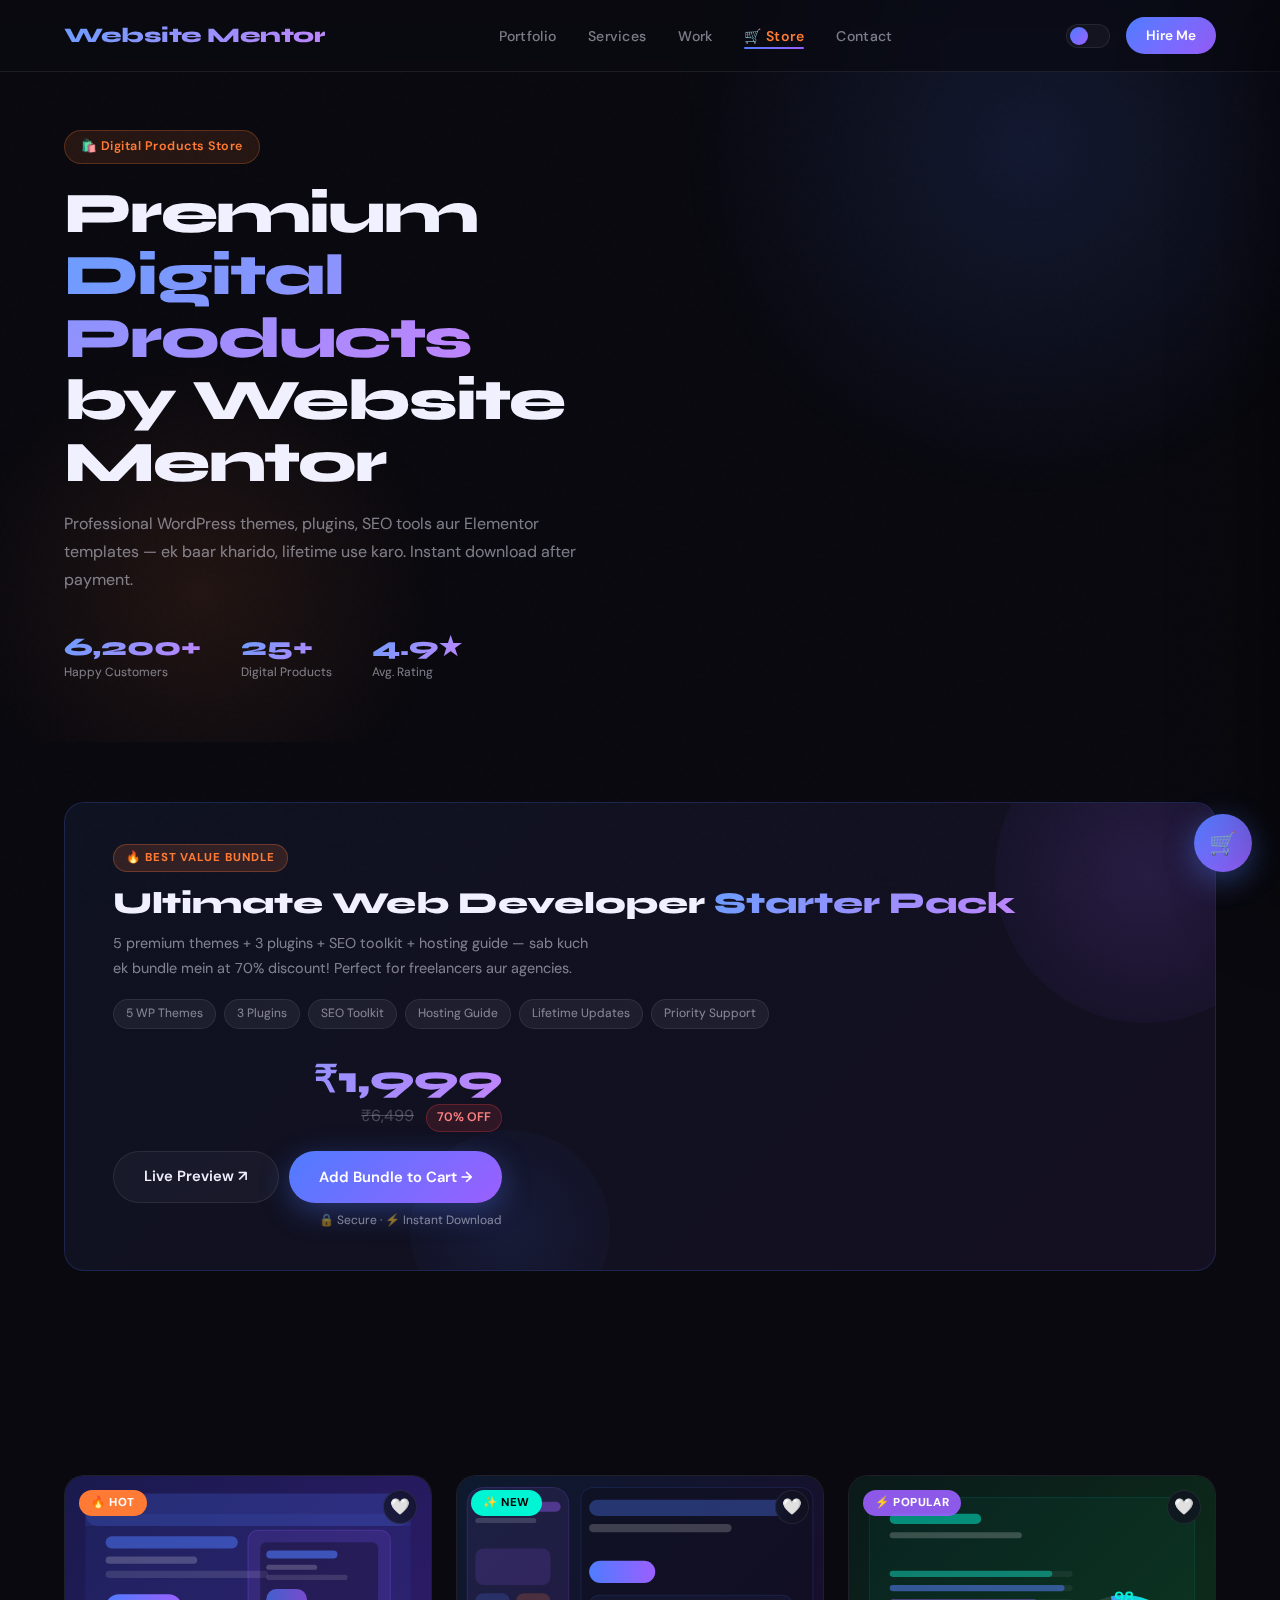
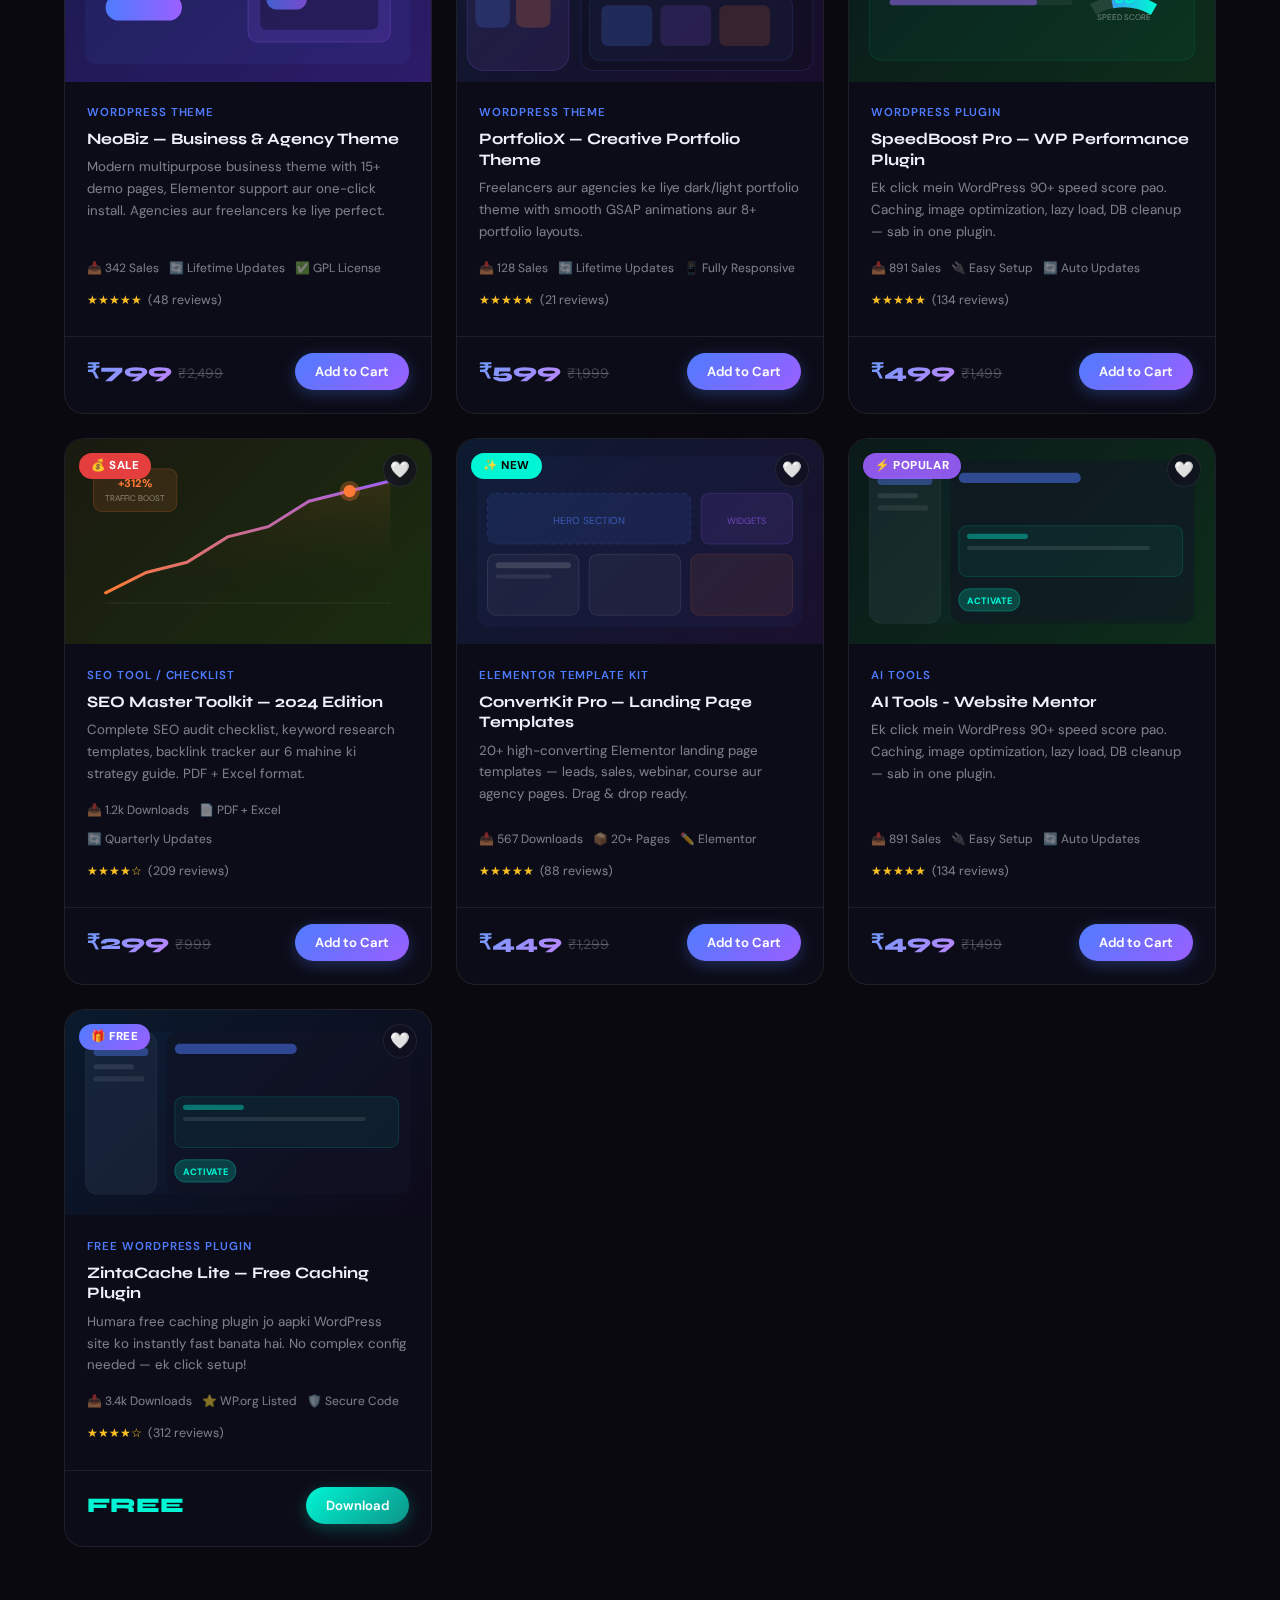
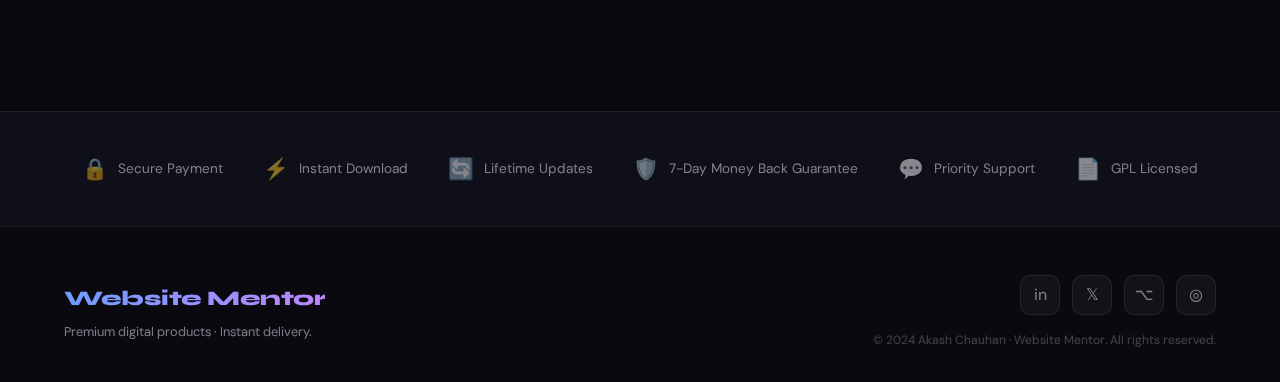
<file: store.html>
<!DOCTYPE html>
<html lang="en" data-theme="dark">
<head>
  <meta charset="UTF-8">
  <meta name="viewport" content="width=device-width, initial-scale=1.0">
  <title>Digital Store — Website Mentor | Premium Themes, Plugins & SEO Tools</title>
  <meta name="description" content="Buy premium WordPress themes, plugins, SEO toolkits and Elementor templates from Website Mentor. Instant download, lifetime updates.">
  <link rel="preconnect" href="https://fonts.googleapis.com">
  <link href="https://fonts.googleapis.com/css2?family=Syne:wght@400;600;700;800&family=DM+Sans:ital,wght@0,300;0,400;0,500;1,300&display=swap" rel="stylesheet">
  <link rel="stylesheet" href="common.css">
  <link rel="stylesheet" href="store.css">
</head>
<body>

<!-- ══ NAVBAR ══ -->
<nav id="navbar">
  <a href="index.html" class="nav-logo">Website Mentor</a>
  <ul class="nav-links" id="navLinks">
    <li><a href="index.html">Portfolio</a></li>
    <li><a href="index.html#services">Services</a></li>
    <li><a href="index.html#portfolio">Work</a></li>
    <li><a href="store.html" class="store-link active">🛒 Store</a></li>
    <li><a href="index.html#contact">Contact</a></li>
  </ul>
  <div class="nav-right">
    <button class="theme-toggle" id="themeToggle" aria-label="Toggle theme">
      <div class="theme-toggle-knob"></div>
    </button>
    <a href="index.html#contact" class="nav-cta">Hire Me</a>
    <button class="hamburger" id="hamburger" aria-label="Menu">
      <span></span><span></span><span></span>
    </button>
  </div>
</nav>

<!-- ══ STORE HERO BANNER ══ -->
<div class="store-banner">
  <div class="store-banner-glow"></div>
  <div class="store-banner-glow2"></div>
  <div class="store-banner-content">
    <div class="store-banner-badge">🛍️ Digital Products Store</div>
    <h1 class="section-title">Premium <span class="grad-text">Digital Products</span><br>by Website Mentor</h1>
    <p>Professional WordPress themes, plugins, SEO tools aur Elementor templates — ek baar kharido, lifetime use karo. Instant download after payment.</p>
    <div class="store-banner-stats">
      <div>
        <div class="banner-stat-num">6,200+</div>
        <div class="banner-stat-label">Happy Customers</div>
      </div>
      <div>
        <div class="banner-stat-num">25+</div>
        <div class="banner-stat-label">Digital Products</div>
      </div>
      <div>
        <div class="banner-stat-num">4.9★</div>
        <div class="banner-stat-label">Avg. Rating</div>
      </div>
    </div>
  </div>
</div>

<!-- ══ MAIN STORE SECTION ══ -->
<section id="store">

  <!-- FEATURED BUNDLE -->
  <div class="bundle-card reveal">
    <div class="bundle-left">
      <div class="bundle-label">🔥 Best Value Bundle</div>
      <h3 class="bundle-title">Ultimate Web Developer <span class="grad-text">Starter Pack</span></h3>
      <p class="bundle-desc">5 premium themes + 3 plugins + SEO toolkit + hosting guide — sab kuch ek bundle mein at 70% discount! Perfect for freelancers aur agencies.</p>
      <div class="bundle-includes">
        <span class="bundle-tag">5 WP Themes</span>
        <span class="bundle-tag">3 Plugins</span>
        <span class="bundle-tag">SEO Toolkit</span>
        <span class="bundle-tag">Hosting Guide</span>
        <span class="bundle-tag">Lifetime Updates</span>
        <span class="bundle-tag">Priority Support</span>
      </div>
    </div>
    <div class="bundle-right">
      <div class="bundle-price-row">
        <span class="bundle-price-current">₹1,999</span>
        <div style="margin-top:4px">
          <span class="bundle-price-original">₹6,499</span>
          <span class="bundle-save">70% OFF</span>
        </div>
      </div>
      <div style="display:flex;gap:10px;flex-wrap:wrap;justify-content:flex-end">
        <a id="bundlePreviewBtn" href="#" target="_blank" rel="noopener noreferrer"
           class="bundle-btn"
           style="background:var(--surface);border:1px solid var(--border);color:var(--text);box-shadow:none;text-decoration:none;display:inline-flex;align-items:center;gap:6px">
          Live Preview ↗
        </a>
        <button class="bundle-btn" onclick="addToCart(this,'Ultimate Starter Bundle','bundle',1999,'📦')">
          Add Bundle to Cart →
        </button>
      </div>
      <div style="font-size:0.75rem;color:var(--text-muted);margin-top:8px;text-align:right">
        🔒 Secure · ⚡ Instant Download
      </div>
    </div>
  </div>

  <!-- FILTER + SEARCH ROW -->
  <div class="store-filters reveal">
    <button class="filter-btn active" data-filter="all">All Products</button>
    <button class="filter-btn" data-filter="theme">WP Themes</button>
    <button class="filter-btn" data-filter="plugin">Plugins</button>
    <button class="filter-btn" data-filter="seo">SEO Tools</button>
    <button class="filter-btn" data-filter="template">Templates</button>
    <button class="filter-btn" data-filter="ai">AI Tools</button>
    <button class="filter-btn" data-filter="free">Free</button>
  </div>

  <div class="store-controls reveal">
    <div class="store-search-wrap">
      <span class="store-search-icon">🔍</span>
      <input type="text" id="storeSearch" class="store-search" placeholder="Search products...">
    </div>
    <select id="storeSort" class="store-sort">
      <option value="default">Sort: Default</option>
      <option value="price-asc">Price: Low to High</option>
      <option value="price-desc">Price: High to Low</option>
      <option value="popular">Most Popular</option>
    </select>
    <span class="product-count" id="productCount">6 products</span>
  </div>

  <!-- PRODUCTS GRID — rendered by store.js from products.js -->
  <div class="products-grid" id="productsGrid">
    <!-- Loading... -->
  </div>

</section>

<!-- ══ TRUST BAR ══ -->
<div class="store-trust">
  <div class="trust-item"><span class="trust-icon">🔒</span> Secure Payment</div>
  <div class="trust-item"><span class="trust-icon">⚡</span> Instant Download</div>
  <div class="trust-item"><span class="trust-icon">🔄</span> Lifetime Updates</div>
  <div class="trust-item"><span class="trust-icon">🛡️</span> 7-Day Money Back Guarantee</div>
  <div class="trust-item"><span class="trust-icon">💬</span> Priority Support</div>
  <div class="trust-item"><span class="trust-icon">📄</span> GPL Licensed</div>
</div>

<!-- ══ FOOTER ══ -->
<footer>
  <div class="footer-brand">
    <a href="index.html" class="nav-logo">Website Mentor</a>
    <p>Premium digital products · Instant delivery.</p>
  </div>
  <div class="footer-right">
    <div class="social-links">
      <a href="#" class="social-link" title="LinkedIn">in</a>
      <a href="#" class="social-link" title="Twitter">𝕏</a>
      <a href="#" class="social-link" title="GitHub">⌥</a>
      <a href="#" class="social-link" title="Instagram">◎</a>
    </div>
    <div class="footer-copy">© 2024 Akash Chauhan · Website Mentor. All rights reserved.</div>
  </div>
</footer>

<!-- ══ CART OVERLAY + DRAWER ══ -->
<div class="cart-overlay" id="cartOverlay" onclick="closeCart()"></div>
<div class="cart-drawer" id="cartDrawer">
  <div class="cart-header">
    <h3>🛒 Your Cart</h3>
    <button class="cart-close" onclick="closeCart()">✕</button>
  </div>
  <div class="cart-items" id="cartItems">
    <div class="cart-empty">
      <div class="cart-empty-icon">🛍️</div>
      <div style="font-weight:600">Cart khali hai!</div>
      <div style="font-size:0.78rem;margin-top:4px">Koi product add karein</div>
    </div>
  </div>
  <div class="cart-footer" id="cartFooter" style="display:none">
    <div class="cart-total-row">
      <span class="cart-total-label">Total Amount</span>
      <span class="cart-total-val" id="cartTotal">₹0</span>
    </div>
    <button class="checkout-btn" onclick="checkout()">Checkout Now →</button>
    <a href="#" id="cartWhatsapp" target="_blank" class="cart-whatsapp">💬 Order via WhatsApp</a>
    <p class="checkout-note">🔒 Secure Payment · Instant Digital Delivery</p>
  </div>
</div>

<!-- ══ CART FAB ══ -->
<button class="cart-fab" onclick="openCart()" title="Open Cart">
  🛒
  <div class="cart-count" id="cartCount">0</div>
</button>

<script src="common.js"></script>
<script src="products.js"></script>
<script src="store.js"></script>
</body>
</html>
</file>
<file: common.css>
/* ============================================
   ZINTAGROW — COMMON STYLES
   Shared across all pages
   ============================================ */

/* CSS VARIABLES */
:root {
  --bg: #09090f;
  --bg2: #0f0f1a;
  --surface: rgba(255,255,255,0.04);
  --surface-hover: rgba(255,255,255,0.08);
  --border: rgba(255,255,255,0.08);
  --text: #f0f0ff;
  --text-muted: rgba(240,240,255,0.5);
  --text-dim: rgba(240,240,255,0.25);
  --blue: #4f7cff;
  --purple: #9b5fff;
  --grad: linear-gradient(135deg, #4f7cff, #9b5fff);
  --grad-text: linear-gradient(135deg, #6b9dff, #c084fc);
  --orange: #ff7b35;
  --neon: #00f5d4;
  --card: rgba(15,15,30,0.6);
  --shadow: 0 24px 80px rgba(0,0,0,0.5);
  --radius: 20px;
  --radius-sm: 12px;
  --transition: 0.35s cubic-bezier(0.4,0,0.2,1);
}

[data-theme="light"] {
  --bg: #f5f5ff;
  --bg2: #ebebff;
  --surface: rgba(255,255,255,0.7);
  --surface-hover: rgba(255,255,255,0.9);
  --border: rgba(0,0,0,0.08);
  --text: #0d0d1a;
  --text-muted: rgba(13,13,26,0.55);
  --text-dim: rgba(13,13,26,0.3);
  --card: rgba(255,255,255,0.75);
  --shadow: 0 24px 80px rgba(79,124,255,0.12);
}

/* RESET */
*, *::before, *::after { box-sizing: border-box; margin: 0; padding: 0; }
html { scroll-behavior: smooth; font-size: 16px; }

body {
  font-family: 'DM Sans', sans-serif;
  background: var(--bg);
  color: var(--text);
  line-height: 1.6;
  overflow-x: hidden;
  transition: background var(--transition), color var(--transition);
}

/* SCROLLBAR */
::-webkit-scrollbar { width: 5px; }
::-webkit-scrollbar-track { background: var(--bg); }
::-webkit-scrollbar-thumb { background: var(--blue); border-radius: 99px; }

/* NOISE TEXTURE */
body::before {
  content: '';
  position: fixed; inset: 0; z-index: 0;
  background-image: url("data:image/svg+xml,%3Csvg viewBox='0 0 256 256' xmlns='http://www.w3.org/2000/svg'%3E%3Cfilter id='n'%3E%3CfeTurbulence type='fractalNoise' baseFrequency='0.9' numOctaves='4' stitchTiles='stitch'/%3E%3C/filter%3E%3Crect width='100%25' height='100%25' filter='url(%23n)' opacity='0.04'/%3E%3C/svg%3E");
  pointer-events: none;
  opacity: 0.3;
}

/* ── NAVBAR ── */
nav {
  position: fixed; top: 0; left: 0; right: 0; z-index: 1000;
  padding: 0 5%;
  height: 72px;
  display: flex; align-items: center; justify-content: space-between;
  backdrop-filter: blur(20px) saturate(180%);
  background: rgba(9,9,15,0.75);
  border-bottom: 1px solid var(--border);
  transition: background var(--transition), border-color var(--transition);
}
[data-theme="light"] nav { background: rgba(245,245,255,0.85); }

.nav-logo {
  font-family: 'Syne', sans-serif;
  font-weight: 800; font-size: 1.3rem;
  background: var(--grad-text);
  -webkit-background-clip: text; -webkit-text-fill-color: transparent;
  text-decoration: none;
  letter-spacing: -0.5px;
}

.nav-links { display: flex; gap: 2rem; list-style: none; }
.nav-links a {
  color: var(--text-muted); text-decoration: none;
  font-size: 0.88rem; font-weight: 500; letter-spacing: 0.02em;
  transition: color var(--transition);
  position: relative;
}
.nav-links a:hover { color: var(--text); }
.nav-links a.active { color: var(--text); }
.nav-links a.active::after {
  content: '';
  position: absolute; bottom: -4px; left: 0; right: 0;
  height: 2px; border-radius: 2px;
  background: var(--grad);
}
.nav-links a.store-link { color: var(--orange); font-weight: 600; }
.nav-links a.store-link:hover { color: #ff9a60; }

.nav-right { display: flex; align-items: center; gap: 1rem; }

.theme-toggle {
  width: 44px; height: 24px;
  background: var(--surface);
  border: 1px solid var(--border);
  border-radius: 99px;
  cursor: pointer;
  display: flex; align-items: center;
  padding: 3px;
  transition: background var(--transition);
  outline: none;
}
.theme-toggle-knob {
  width: 18px; height: 18px; border-radius: 50%;
  background: var(--grad);
  transition: transform var(--transition);
}
[data-theme="light"] .theme-toggle-knob { transform: translateX(20px); }

.nav-cta {
  padding: 8px 20px; border-radius: 99px;
  background: var(--grad);
  color: #fff; font-size: 0.85rem; font-weight: 600;
  text-decoration: none; border: none; cursor: pointer;
  transition: opacity var(--transition), transform var(--transition);
}
.nav-cta:hover { opacity: 0.88; transform: translateY(-1px); }

.hamburger {
  display: none; flex-direction: column; gap: 5px;
  cursor: pointer; background: none; border: none; padding: 4px;
}
.hamburger span {
  display: block; width: 24px; height: 2px;
  background: var(--text); border-radius: 2px;
  transition: var(--transition);
}

/* ── FOOTER ── */
footer {
  padding: 3rem 5% 2rem;
  border-top: 1px solid var(--border);
  display: grid; grid-template-columns: 1fr auto;
  gap: 2rem; align-items: center;
}
.footer-brand p { font-size: 0.8rem; color: var(--text-muted); margin-top: 0.4rem; }

.footer-right { display: flex; flex-direction: column; align-items: flex-end; gap: 1rem; }

.social-links { display: flex; gap: 12px; }
.social-link {
  width: 40px; height: 40px; border-radius: 10px;
  background: var(--surface); border: 1px solid var(--border);
  display: flex; align-items: center; justify-content: center;
  color: var(--text-muted); text-decoration: none; font-size: 1rem;
  transition: background var(--transition), color var(--transition), transform var(--transition);
}
.social-link:hover {
  background: rgba(79,124,255,0.12);
  border-color: rgba(79,124,255,0.3);
  color: var(--blue);
  transform: translateY(-2px);
}
.footer-copy { font-size: 0.75rem; color: var(--text-dim); }

/* ── DIVIDER ── */
.divider { height: 1px; background: var(--border); margin: 0 5%; }

/* ── SECTION COMMON ── */
section { padding: 100px 5%; position: relative; }

.section-label {
  display: inline-flex; align-items: center; gap: 8px;
  font-size: 0.78rem; font-weight: 600; letter-spacing: 0.12em;
  text-transform: uppercase; color: var(--blue);
  margin-bottom: 1rem;
}
.section-label::before { content: ''; width: 24px; height: 1px; background: var(--blue); }

.section-title {
  font-family: 'Syne', sans-serif;
  font-size: clamp(1.8rem, 3.5vw, 2.8rem);
  font-weight: 800; line-height: 1.1; letter-spacing: -0.03em;
  margin-bottom: 1.2rem;
}
.section-sub {
  color: var(--text-muted); max-width: 560px;
  font-size: 1rem; margin-bottom: 3.5rem;
}
.text-center { text-align: center; }
.text-center .section-sub { margin: 0 auto 3.5rem; }
.text-center .section-label { justify-content: center; }

.grad-text {
  background: var(--grad-text);
  -webkit-background-clip: text; -webkit-text-fill-color: transparent;
}

/* ── BUTTONS ── */
.btn-primary {
  display: inline-block;
  padding: 14px 32px; border-radius: 99px;
  background: var(--grad);
  color: #fff; font-size: 0.95rem; font-weight: 600;
  text-decoration: none; border: none; cursor: pointer;
  transition: transform var(--transition), box-shadow var(--transition);
  box-shadow: 0 8px 30px rgba(79,124,255,0.35);
  font-family: 'DM Sans', sans-serif;
}
.btn-primary:hover { transform: translateY(-2px); box-shadow: 0 12px 40px rgba(79,124,255,0.5); }

.btn-secondary {
  display: inline-block;
  padding: 14px 32px; border-radius: 99px;
  background: var(--surface); border: 1px solid var(--border);
  color: var(--text); font-size: 0.95rem; font-weight: 500;
  text-decoration: none; cursor: pointer;
  transition: background var(--transition), transform var(--transition);
  font-family: 'DM Sans', sans-serif;
}
.btn-secondary:hover { background: var(--surface-hover); transform: translateY(-2px); }

/* ── SCROLL REVEAL ── */
.reveal {
  opacity: 0;
  transform: translateY(30px);
  transition: opacity 0.7s ease, transform 0.7s ease;
}
.reveal.visible { opacity: 1; transform: translateY(0); }

/* ── ANIMATIONS ── */
@keyframes fadeUp {
  from { opacity: 0; transform: translateY(20px); }
  to { opacity: 1; transform: translateY(0); }
}
@keyframes pulse {
  0%, 100% { opacity: 1; }
  50% { opacity: 0.4; }
}
@keyframes float {
  0%, 100% { transform: translateY(0); }
  50% { transform: translateY(-10px); }
}
@keyframes spin { to { transform: rotate(360deg); } }

/* ── RESPONSIVE NAV ── */
@media (max-width: 768px) {
  .nav-links { display: none; }
  .hamburger { display: flex; }
  .nav-logo { font-size: 1rem; }
  .nav-links.open {
    display: flex; flex-direction: column; position: absolute;
    top: 72px; left: 0; right: 0; gap: 0;
    background: var(--bg); border-bottom: 1px solid var(--border);
    padding: 1rem 0;
  }
  .nav-links.open li { padding: 0.6rem 5%; }
}

@media (max-width: 900px) {
  footer { grid-template-columns: 1fr; text-align: center; }
  .footer-right { align-items: center; }
}
</file>
<file: store.css>
/* ============================================
   ZINTAGROW — STORE PAGE STYLES (store.html)
   ============================================ */

/* ── STORE HERO BANNER ── */
.store-banner {
  min-height: 42vh;
  padding: 130px 5% 60px;
  position: relative;
  overflow: hidden;
  display: flex;
  align-items: center;
}
.store-banner-glow {
  position: absolute; width: 700px; height: 700px; border-radius: 50%;
  background: radial-gradient(circle, rgba(79,124,255,0.14) 0%, transparent 70%);
  top: -200px; right: -100px; pointer-events: none;
}
.store-banner-glow2 {
  position: absolute; width: 500px; height: 500px; border-radius: 50%;
  background: radial-gradient(circle, rgba(255,123,53,0.1) 0%, transparent 70%);
  bottom: -100px; left: -50px; pointer-events: none;
}
.store-banner-content { position: relative; z-index: 1; max-width: 700px; }
.store-banner-badge {
  display: inline-flex; align-items: center; gap: 8px;
  padding: 6px 16px; border-radius: 99px;
  background: rgba(255,123,53,0.12); border: 1px solid rgba(255,123,53,0.25);
  font-size: 0.78rem; font-weight: 600; color: var(--orange);
  margin-bottom: 1.2rem; letter-spacing: 0.04em;
  animation: fadeUp 0.7s ease both;
}
.store-banner h1 {
  font-family: 'Syne', sans-serif;
  font-size: clamp(2rem, 4.5vw, 3.8rem);
  font-weight: 800; line-height: 1.08; letter-spacing: -0.03em;
  margin-bottom: 1rem;
  animation: fadeUp 0.7s 0.1s ease both;
}
.store-banner p {
  color: var(--text-muted); font-size: 1rem;
  max-width: 520px; line-height: 1.75;
  animation: fadeUp 0.7s 0.2s ease both;
}
.store-banner-stats {
  display: flex; gap: 2.5rem; margin-top: 2.5rem; flex-wrap: wrap;
  animation: fadeUp 0.7s 0.3s ease both;
}
.banner-stat-num {
  font-family: 'Syne', sans-serif; font-size: 1.6rem; font-weight: 800;
  background: var(--grad-text); -webkit-background-clip: text; -webkit-text-fill-color: transparent;
  line-height: 1;
}
.banner-stat-label { font-size: 0.75rem; color: var(--text-muted); margin-top: 3px; }

/* ── FEATURED BUNDLE ── */
#store { padding: 60px 5% 100px; }

.bundle-card {
  margin-bottom: 3.5rem;
  padding: 2.5rem 3rem;
  border-radius: var(--radius);
  background: linear-gradient(135deg, rgba(79,124,255,0.08), rgba(155,95,255,0.08));
  border: 1px solid rgba(79,124,255,0.2);
  display: flex; align-items: center; justify-content: space-between;
  gap: 2rem; flex-wrap: wrap;
  position: relative; overflow: hidden;
}
.bundle-card::before {
  content: '';
  position: absolute; top: -80px; right: -80px;
  width: 300px; height: 300px; border-radius: 50%;
  background: radial-gradient(circle, rgba(155,95,255,0.15), transparent);
  pointer-events: none;
}
.bundle-card::after {
  content: '';
  position: absolute; bottom: -60px; left: 30%;
  width: 200px; height: 200px; border-radius: 50%;
  background: radial-gradient(circle, rgba(79,124,255,0.1), transparent);
  pointer-events: none;
}
.bundle-card > * { position: relative; z-index: 1; }
.bundle-label {
  display: inline-flex; align-items: center; gap: 6px;
  padding: 4px 12px; border-radius: 99px;
  background: rgba(255,123,53,0.15); border: 1px solid rgba(255,123,53,0.3);
  font-size: 0.72rem; font-weight: 700; color: var(--orange);
  text-transform: uppercase; letter-spacing: 0.08em; margin-bottom: 0.8rem;
}
.bundle-title {
  font-family: 'Syne', sans-serif;
  font-size: clamp(1.3rem, 2.5vw, 1.9rem);
  font-weight: 800; margin-bottom: 0.6rem; line-height: 1.2;
}
.bundle-desc {
  color: var(--text-muted); font-size: 0.9rem;
  max-width: 480px; margin-bottom: 1.2rem; line-height: 1.7;
}
.bundle-includes { display: flex; gap: 8px; flex-wrap: wrap; }
.bundle-tag {
  padding: 4px 12px; border-radius: 99px;
  background: rgba(255,255,255,0.06); border: 1px solid var(--border);
  font-size: 0.75rem; color: var(--text-muted);
}
.bundle-right { text-align: right; flex-shrink: 0; }
.bundle-price-current {
  font-family: 'Syne', sans-serif; font-size: 2.4rem; font-weight: 800;
  background: var(--grad-text); -webkit-background-clip: text; -webkit-text-fill-color: transparent;
  display: block; line-height: 1;
}
.bundle-price-original { font-size: 1rem; color: var(--text-dim); text-decoration: line-through; }
.bundle-save {
  display: inline-block; padding: 3px 10px; border-radius: 99px;
  background: rgba(229,62,62,0.15); border: 1px solid rgba(229,62,62,0.3);
  color: #fc8181; font-size: 0.78rem; font-weight: 600; margin-left: 8px;
}
.bundle-price-row { margin-bottom: 1.2rem; }
.bundle-btn {
  padding: 13px 30px; border-radius: 99px; border: none; cursor: pointer;
  background: var(--grad); color: #fff; font-size: 0.92rem; font-weight: 600;
  font-family: 'DM Sans', sans-serif;
  box-shadow: 0 8px 30px rgba(79,124,255,0.35);
  transition: transform var(--transition), box-shadow var(--transition);
}
.bundle-btn:hover { transform: translateY(-2px); box-shadow: 0 12px 40px rgba(79,124,255,0.5); }

/* ── FILTER TABS ── */
.store-filters {
  display: flex; gap: 10px; flex-wrap: wrap;
  margin-bottom: 2.5rem;
}
.filter-btn {
  padding: 8px 22px; border-radius: 99px;
  background: var(--surface); border: 1px solid var(--border);
  color: var(--text-muted); font-size: 0.84rem; font-weight: 500;
  cursor: pointer; transition: all var(--transition);
  font-family: 'DM Sans', sans-serif;
}
.filter-btn:hover { background: var(--surface-hover); color: var(--text); }
.filter-btn.active {
  background: var(--grad); border-color: transparent;
  color: #fff; font-weight: 600;
}

/* store controls row */
.store-controls {
  display: flex; align-items: center; justify-content: space-between;
  gap: 1rem; flex-wrap: wrap; margin-bottom: 2rem;
}
.store-search-wrap {
  position: relative; flex: 1; max-width: 340px;
}
.store-search {
  width: 100%; padding: 10px 16px 10px 42px;
  border-radius: 99px; background: var(--surface);
  border: 1px solid var(--border); color: var(--text);
  font-family: 'DM Sans', sans-serif; font-size: 0.88rem;
  outline: none; transition: border-color var(--transition), background var(--transition);
}
.store-search:focus { border-color: rgba(79,124,255,0.4); background: var(--surface-hover); }
.store-search-icon {
  position: absolute; left: 14px; top: 50%; transform: translateY(-50%);
  color: var(--text-muted); font-size: 0.95rem; pointer-events: none;
}
.store-sort {
  padding: 10px 16px; border-radius: 99px;
  background: var(--surface); border: 1px solid var(--border);
  color: var(--text); font-family: 'DM Sans', sans-serif; font-size: 0.85rem;
  outline: none; cursor: pointer; transition: border-color var(--transition);
}
.store-sort:focus { border-color: rgba(79,124,255,0.4); }
.product-count { font-size: 0.82rem; color: var(--text-muted); }

/* ── PRODUCTS GRID ── */
.products-grid {
  display: grid;
  grid-template-columns: repeat(auto-fill, minmax(300px, 1fr));
  gap: 1.5rem;
}

/* ── PRODUCT CARD ── */
.product-card {
  border-radius: var(--radius);
  background: var(--card);
  border: 1px solid var(--border);
  overflow: hidden;
  transition: transform var(--transition), box-shadow var(--transition), border-color var(--transition);
  position: relative;
  display: flex; flex-direction: column;
}
.product-card:hover {
  transform: translateY(-6px);
  box-shadow: 0 24px 60px rgba(79,124,255,0.15);
  border-color: rgba(79,124,255,0.3);
}

/* badges */
.product-badge {
  position: absolute; top: 14px; left: 14px; z-index: 2;
  padding: 4px 12px; border-radius: 99px;
  font-size: 0.72rem; font-weight: 700; letter-spacing: 0.05em;
  text-transform: uppercase;
}
.badge-new  { background: var(--neon); color: #000; }
.badge-hot  { background: var(--orange); color: #fff; }
.badge-sale { background: #e53e3e; color: #fff; }
.badge-free { background: var(--grad); color: #fff; }
.badge-popular { background: rgba(155,95,255,0.9); color: #fff; }

/* wishlist */
.wishlist-btn {
  position: absolute; top: 14px; right: 14px; z-index: 2;
  width: 34px; height: 34px; border-radius: 50%; border: none;
  background: rgba(15,15,30,0.7); backdrop-filter: blur(10px);
  border: 1px solid var(--border);
  display: flex; align-items: center; justify-content: center;
  cursor: pointer; font-size: 1rem;
  transition: transform var(--transition), background var(--transition);
}
.wishlist-btn:hover { transform: scale(1.15); background: rgba(229,62,62,0.2); }
.wishlist-btn.active { background: rgba(229,62,62,0.25); border-color: rgba(229,62,62,0.4); }

/* thumb */
.product-thumb {
  aspect-ratio: 16/9; position: relative;
  overflow: hidden; display: flex; align-items: center; justify-content: center;
}
.product-thumb-overlay {
  position: absolute; inset: 0;
  background: rgba(9,9,15,0.8);
  display: flex; align-items: center; justify-content: center; gap: 10px;
  opacity: 0; transition: opacity var(--transition);
}
.product-card:hover .product-thumb-overlay { opacity: 1; }
.preview-btn {
  padding: 9px 20px; border-radius: 99px; font-size: 0.8rem;
  font-weight: 600; text-decoration: none; cursor: pointer; border: none;
  transition: transform var(--transition);
  font-family: 'DM Sans', sans-serif;
}
.preview-btn:hover { transform: translateY(-2px); }
.preview-btn.prim { background: var(--grad); color: #fff; }
.preview-btn.sec { background: rgba(255,255,255,0.1); border: 1px solid rgba(255,255,255,0.2); color: #fff; }

/* body */
.product-body { padding: 1.4rem; flex: 1; display: flex; flex-direction: column; }
.product-category {
  font-size: 0.72rem; font-weight: 600; text-transform: uppercase;
  letter-spacing: 0.08em; color: var(--blue); margin-bottom: 0.4rem;
}
.product-name {
  font-family: 'Syne', sans-serif; font-size: 1rem; font-weight: 700;
  margin-bottom: 0.4rem; line-height: 1.3;
}
.product-desc {
  font-size: 0.83rem; color: var(--text-muted);
  line-height: 1.65; margin-bottom: 1rem; flex: 1;
}
.product-meta { display: flex; gap: 10px; flex-wrap: wrap; margin-bottom: 0.8rem; }
.product-meta-item {
  display: flex; align-items: center; gap: 5px;
  font-size: 0.75rem; color: var(--text-muted);
}
.product-stars { font-size: 0.78rem; color: #fbbf24; margin-bottom: 0.2rem; }
.product-stars span { color: var(--text-muted); margin-left: 3px; }

/* footer */
.product-footer {
  display: flex; align-items: center; justify-content: space-between;
  padding: 1rem 1.4rem 1.4rem; gap: 12px;
  border-top: 1px solid var(--border); margin-top: auto;
}
.product-price { display: flex; align-items: baseline; gap: 6px; }
.price-current {
  font-family: 'Syne', sans-serif; font-size: 1.3rem; font-weight: 800;
  background: var(--grad-text); -webkit-background-clip: text; -webkit-text-fill-color: transparent;
}
.price-original { font-size: 0.85rem; color: var(--text-dim); text-decoration: line-through; }
.price-free { font-family: 'Syne', sans-serif; font-size: 1.3rem; font-weight: 800; color: var(--neon); }

.add-to-cart {
  padding: 10px 20px; border-radius: 99px; border: none; cursor: pointer;
  background: var(--grad); color: #fff; font-size: 0.82rem; font-weight: 600;
  font-family: 'DM Sans', sans-serif;
  transition: transform var(--transition), box-shadow var(--transition), background var(--transition);
  white-space: nowrap;
  box-shadow: 0 4px 16px rgba(79,124,255,0.3);
}
.add-to-cart:hover { transform: translateY(-1px); box-shadow: 0 8px 24px rgba(79,124,255,0.4); }
.add-to-cart.added { background: linear-gradient(135deg,#25d366,#128c7e); box-shadow: 0 4px 16px rgba(37,211,102,0.3); }

/* ── CART FAB ── */
.cart-fab {
  position: fixed; bottom: 28px; right: 28px; z-index: 999;
  width: 58px; height: 58px; border-radius: 50%;
  background: var(--grad); border: none; cursor: pointer;
  display: flex; align-items: center; justify-content: center;
  font-size: 1.4rem;
  box-shadow: 0 8px 30px rgba(79,124,255,0.45);
  transition: transform var(--transition), box-shadow var(--transition);
}
.cart-fab:hover { transform: scale(1.1); box-shadow: 0 12px 40px rgba(79,124,255,0.6); }
.cart-count {
  position: absolute; top: -4px; right: -4px;
  width: 22px; height: 22px; border-radius: 50%;
  background: var(--orange); color: #fff;
  font-size: 0.7rem; font-weight: 700;
  display: flex; align-items: center; justify-content: center;
  font-family: 'Syne', sans-serif;
  opacity: 0; transform: scale(0);
  transition: opacity 0.25s, transform 0.25s;
}
.cart-count.show { opacity: 1; transform: scale(1); }

/* ── CART DRAWER ── */
.cart-overlay {
  position: fixed; inset: 0; z-index: 1099;
  background: rgba(0,0,0,0.55); backdrop-filter: blur(4px);
  opacity: 0; pointer-events: none; transition: opacity var(--transition);
}
.cart-overlay.show { opacity: 1; pointer-events: all; }

.cart-drawer {
  position: fixed; top: 0; right: 0; bottom: 0; z-index: 1100;
  width: min(430px, 100vw);
  background: var(--bg2);
  border-left: 1px solid var(--border);
  transform: translateX(100%);
  transition: transform var(--transition);
  display: flex; flex-direction: column;
  box-shadow: -20px 0 80px rgba(0,0,0,0.4);
}
.cart-drawer.open { transform: translateX(0); }

.cart-header {
  padding: 1.5rem;
  border-bottom: 1px solid var(--border);
  display: flex; align-items: center; justify-content: space-between;
}
.cart-header h3 { font-family: 'Syne', sans-serif; font-size: 1.1rem; font-weight: 700; }
.cart-close {
  width: 36px; height: 36px; border-radius: 10px;
  background: var(--surface); border: 1px solid var(--border);
  color: var(--text); font-size: 1rem; cursor: pointer;
  display: flex; align-items: center; justify-content: center;
  transition: background var(--transition);
}
.cart-close:hover { background: var(--surface-hover); }

.cart-items { flex: 1; overflow-y: auto; padding: 1rem 1.5rem; }
.cart-empty {
  display: flex; flex-direction: column; align-items: center; justify-content: center;
  height: 220px; color: var(--text-muted); text-align: center; gap: 12px;
}
.cart-empty-icon { font-size: 3rem; opacity: 0.3; }

.cart-item {
  display: flex; gap: 14px; align-items: flex-start;
  padding: 14px 0; border-bottom: 1px solid var(--border);
}
.cart-item-icon {
  width: 52px; height: 52px; border-radius: 12px; flex-shrink: 0;
  display: flex; align-items: center; justify-content: center; font-size: 1.5rem;
  background: linear-gradient(135deg, rgba(79,124,255,0.15), rgba(155,95,255,0.15));
  border: 1px solid var(--border);
}
.cart-item-info { flex: 1; }
.cart-item-name { font-size: 0.88rem; font-weight: 600; margin-bottom: 2px; }
.cart-item-type { font-size: 0.75rem; color: var(--text-muted); }
.cart-item-price {
  font-family: 'Syne', sans-serif; font-size: 0.92rem; font-weight: 700;
  color: var(--blue); margin-top: 4px;
}
.cart-item-remove {
  background: none; border: none; color: var(--text-dim);
  cursor: pointer; font-size: 1rem; padding: 4px;
  transition: color var(--transition);
}
.cart-item-remove:hover { color: #e53e3e; }

.cart-footer { padding: 1.2rem 1.5rem; border-top: 1px solid var(--border); }
.cart-total-row {
  display: flex; justify-content: space-between; align-items: center; margin-bottom: 1.2rem;
}
.cart-total-label { color: var(--text-muted); font-size: 0.88rem; }
.cart-total-val {
  font-family: 'Syne', sans-serif; font-size: 1.3rem; font-weight: 800;
  background: var(--grad-text); -webkit-background-clip: text; -webkit-text-fill-color: transparent;
}
.checkout-btn {
  width: 100%; padding: 15px; border-radius: 99px; border: none;
  background: var(--grad); color: #fff; font-size: 0.95rem; font-weight: 600;
  font-family: 'DM Sans', sans-serif; cursor: pointer;
  box-shadow: 0 8px 30px rgba(79,124,255,0.3);
  transition: transform var(--transition), box-shadow var(--transition);
}
.checkout-btn:hover { transform: translateY(-2px); box-shadow: 0 12px 40px rgba(79,124,255,0.45); }
.checkout-note { text-align: center; font-size: 0.75rem; color: var(--text-muted); margin-top: 10px; }
.cart-whatsapp {
  display: flex; align-items: center; justify-content: center; gap: 8px;
  margin-top: 10px; padding: 12px;
  border-radius: 99px; text-decoration: none;
  background: linear-gradient(135deg,#25d366,#128c7e);
  color: #fff; font-size: 0.88rem; font-weight: 600;
  transition: transform var(--transition);
}
.cart-whatsapp:hover { transform: translateY(-1px); }

/* ── TOAST ── */
.toast {
  position: fixed; bottom: 100px; right: 28px; z-index: 2000;
  padding: 12px 20px; border-radius: 12px;
  background: rgba(15,15,30,0.95); border: 1px solid rgba(79,124,255,0.3);
  color: var(--text); font-size: 0.85rem; font-weight: 500;
  backdrop-filter: blur(20px);
  transform: translateY(20px); opacity: 0;
  transition: all 0.3s ease; pointer-events: none;
  font-family: 'DM Sans', sans-serif;
}
.toast.show { transform: translateY(0); opacity: 1; }

/* ── TRUST BAR ── */
.store-trust {
  display: flex; justify-content: center; gap: 2.5rem; flex-wrap: wrap;
  margin-top: 4rem; padding: 2.5rem 5%;
  border-top: 1px solid var(--border);
  background: var(--bg2);
}
.trust-item {
  display: flex; align-items: center; gap: 10px;
  font-size: 0.85rem; color: var(--text-muted);
}
.trust-icon { font-size: 1.3rem; }

/* ── EMPTY STATE ── */
.products-empty {
  grid-column: 1 / -1;
  text-align: center; padding: 4rem 2rem;
  color: var(--text-muted);
}
.products-empty-icon { font-size: 3rem; margin-bottom: 1rem; opacity: 0.4; }
.products-empty h3 { font-family: 'Syne', sans-serif; margin-bottom: 0.5rem; color: var(--text); }

/* ── RESPONSIVE ── */
@media (max-width: 768px) {
  .store-banner { padding-top: 110px; min-height: auto; }
  .bundle-card { flex-direction: column; }
  .bundle-right { text-align: left; width: 100%; }
  .store-controls { flex-direction: column; align-items: stretch; }
  .store-search-wrap { max-width: 100%; }
  .products-grid { grid-template-columns: 1fr; }
  .store-trust { gap: 1.5rem; }
}
@media (max-width: 480px) {
  .store-filters { gap: 8px; }
  .filter-btn { padding: 7px 16px; font-size: 0.8rem; }
}
</file>
